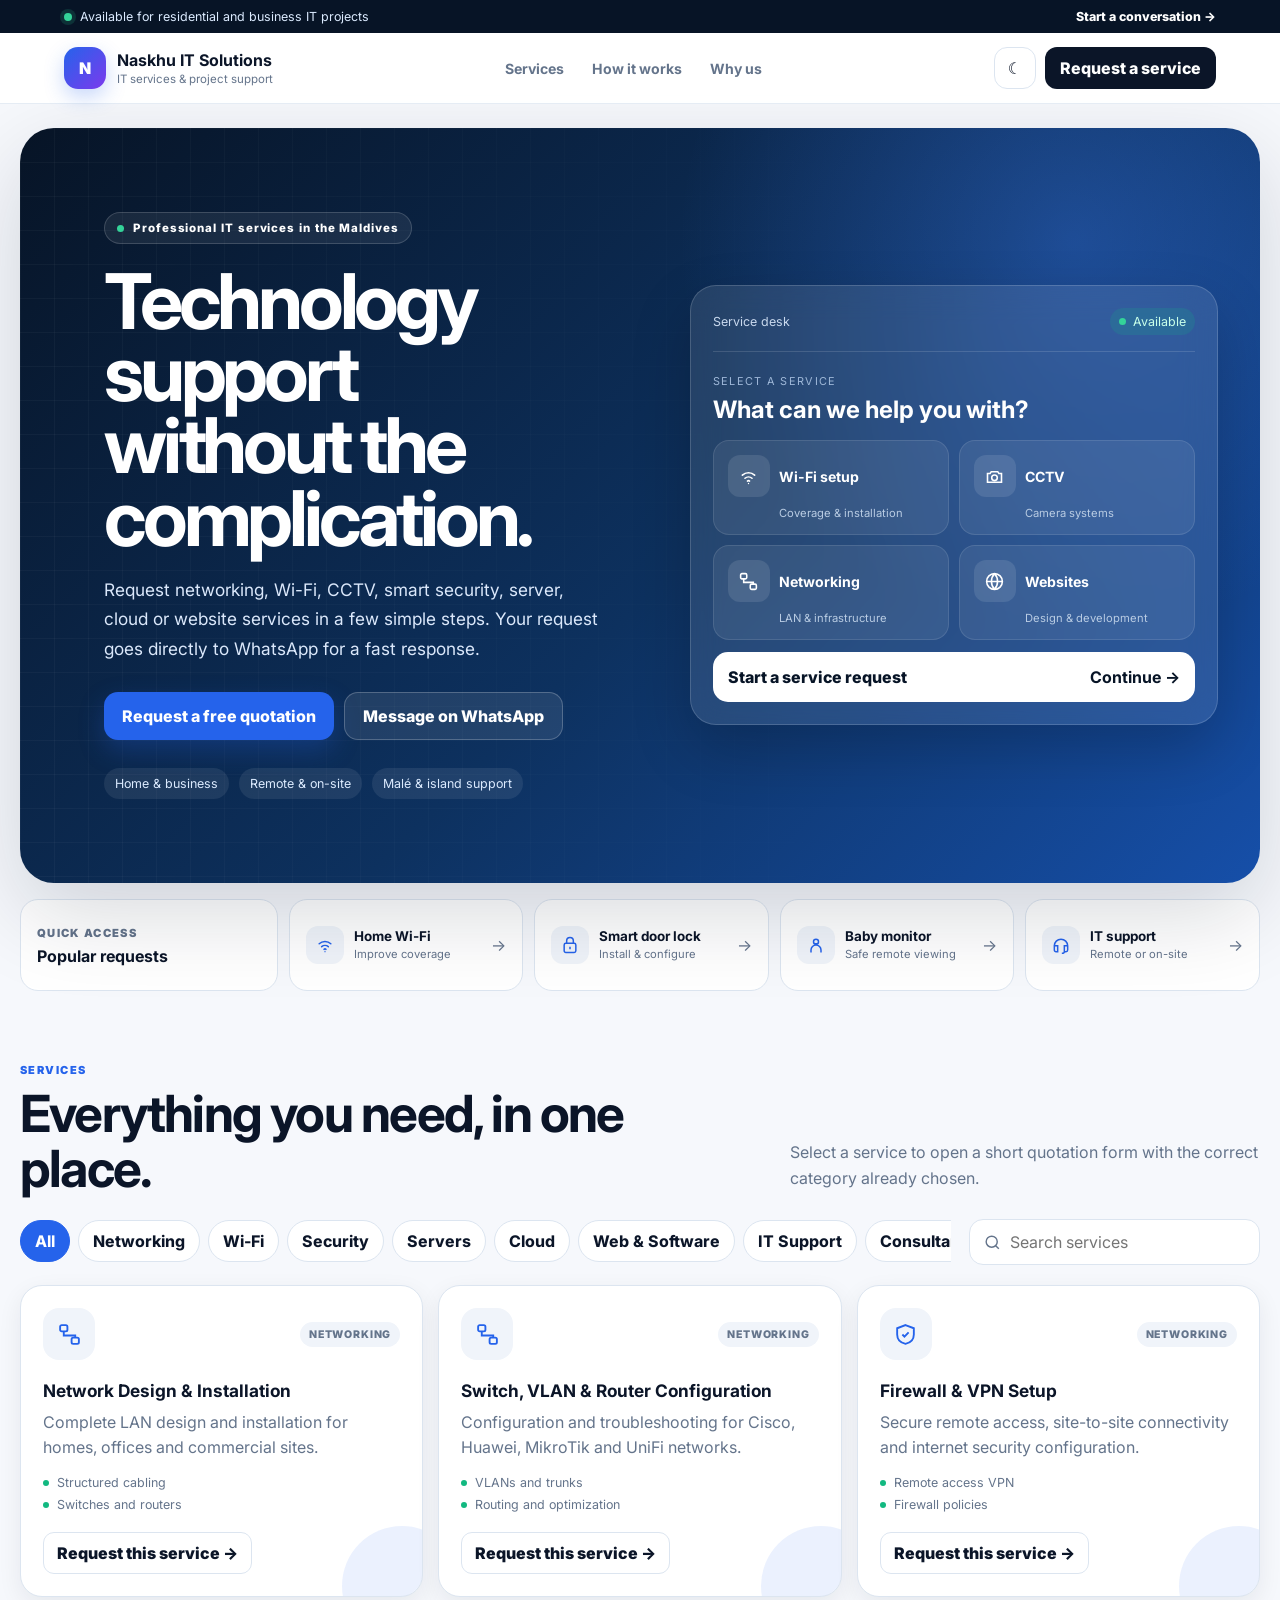
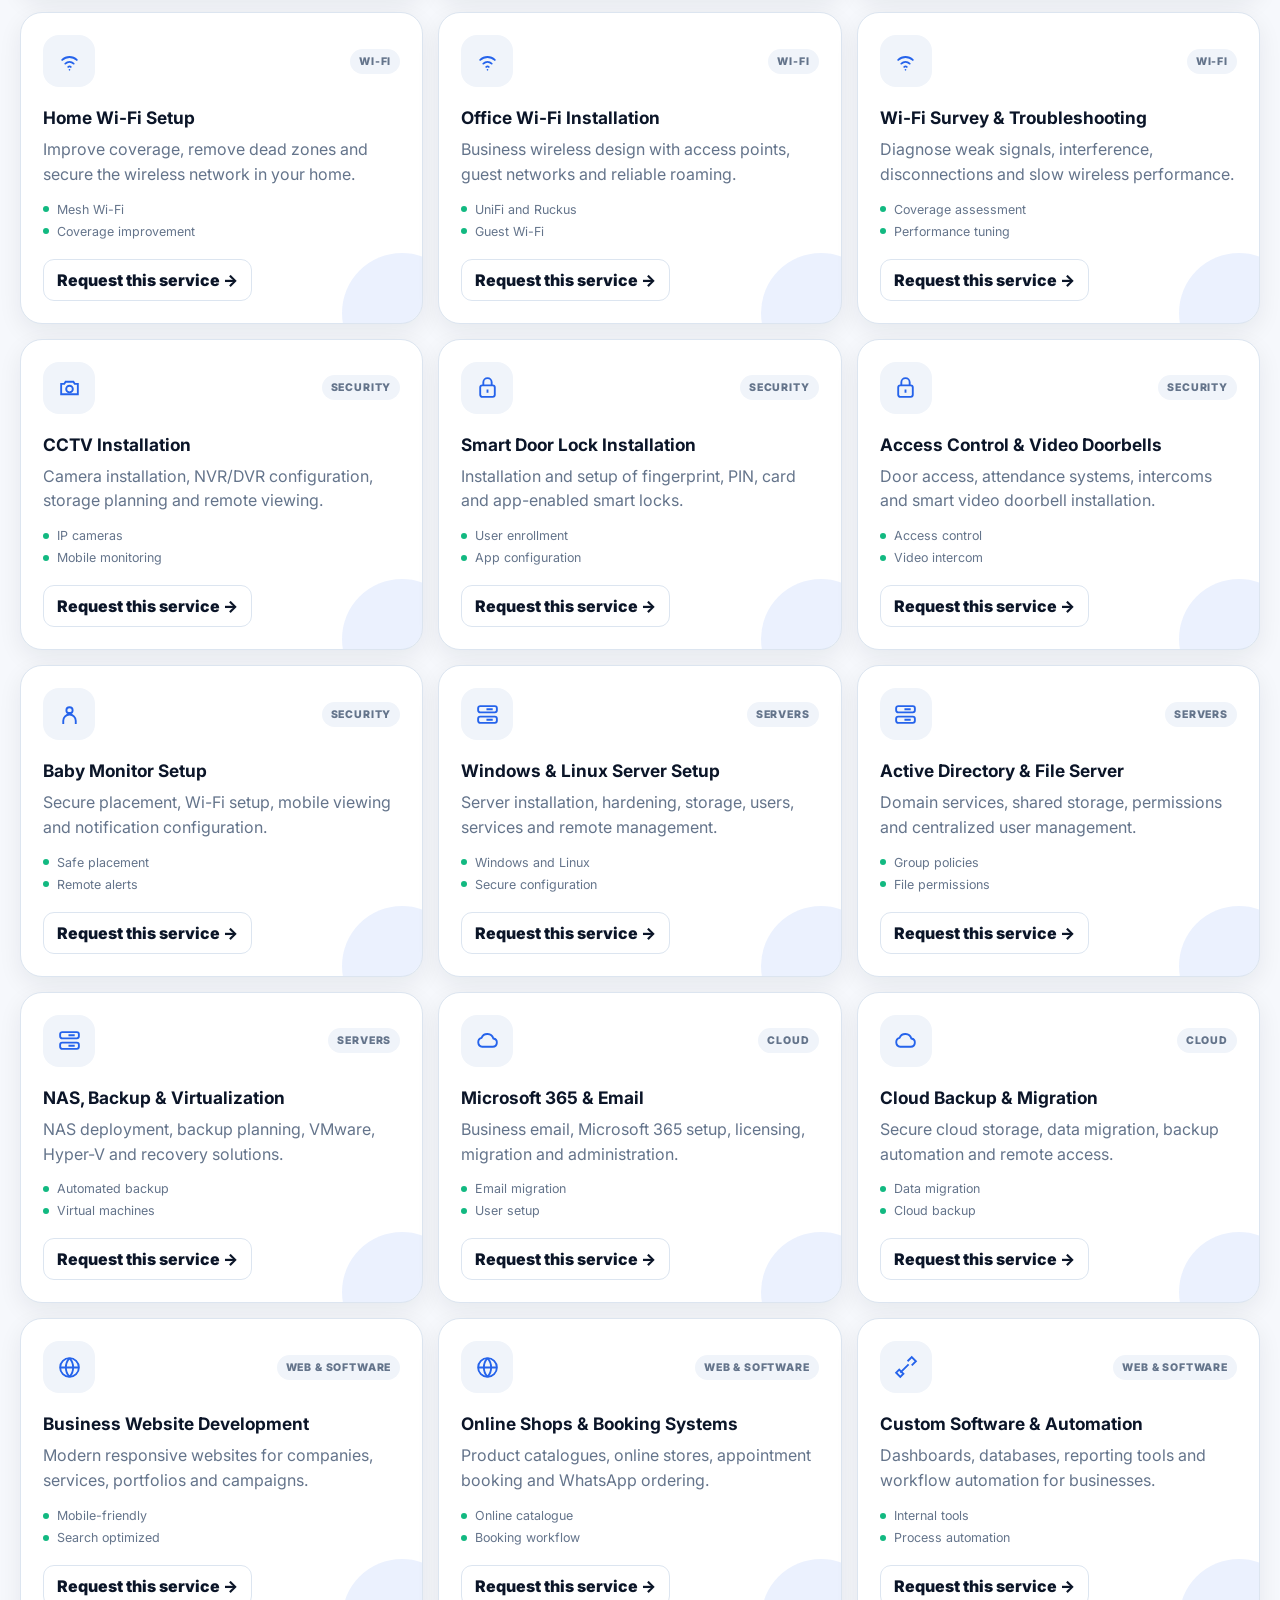
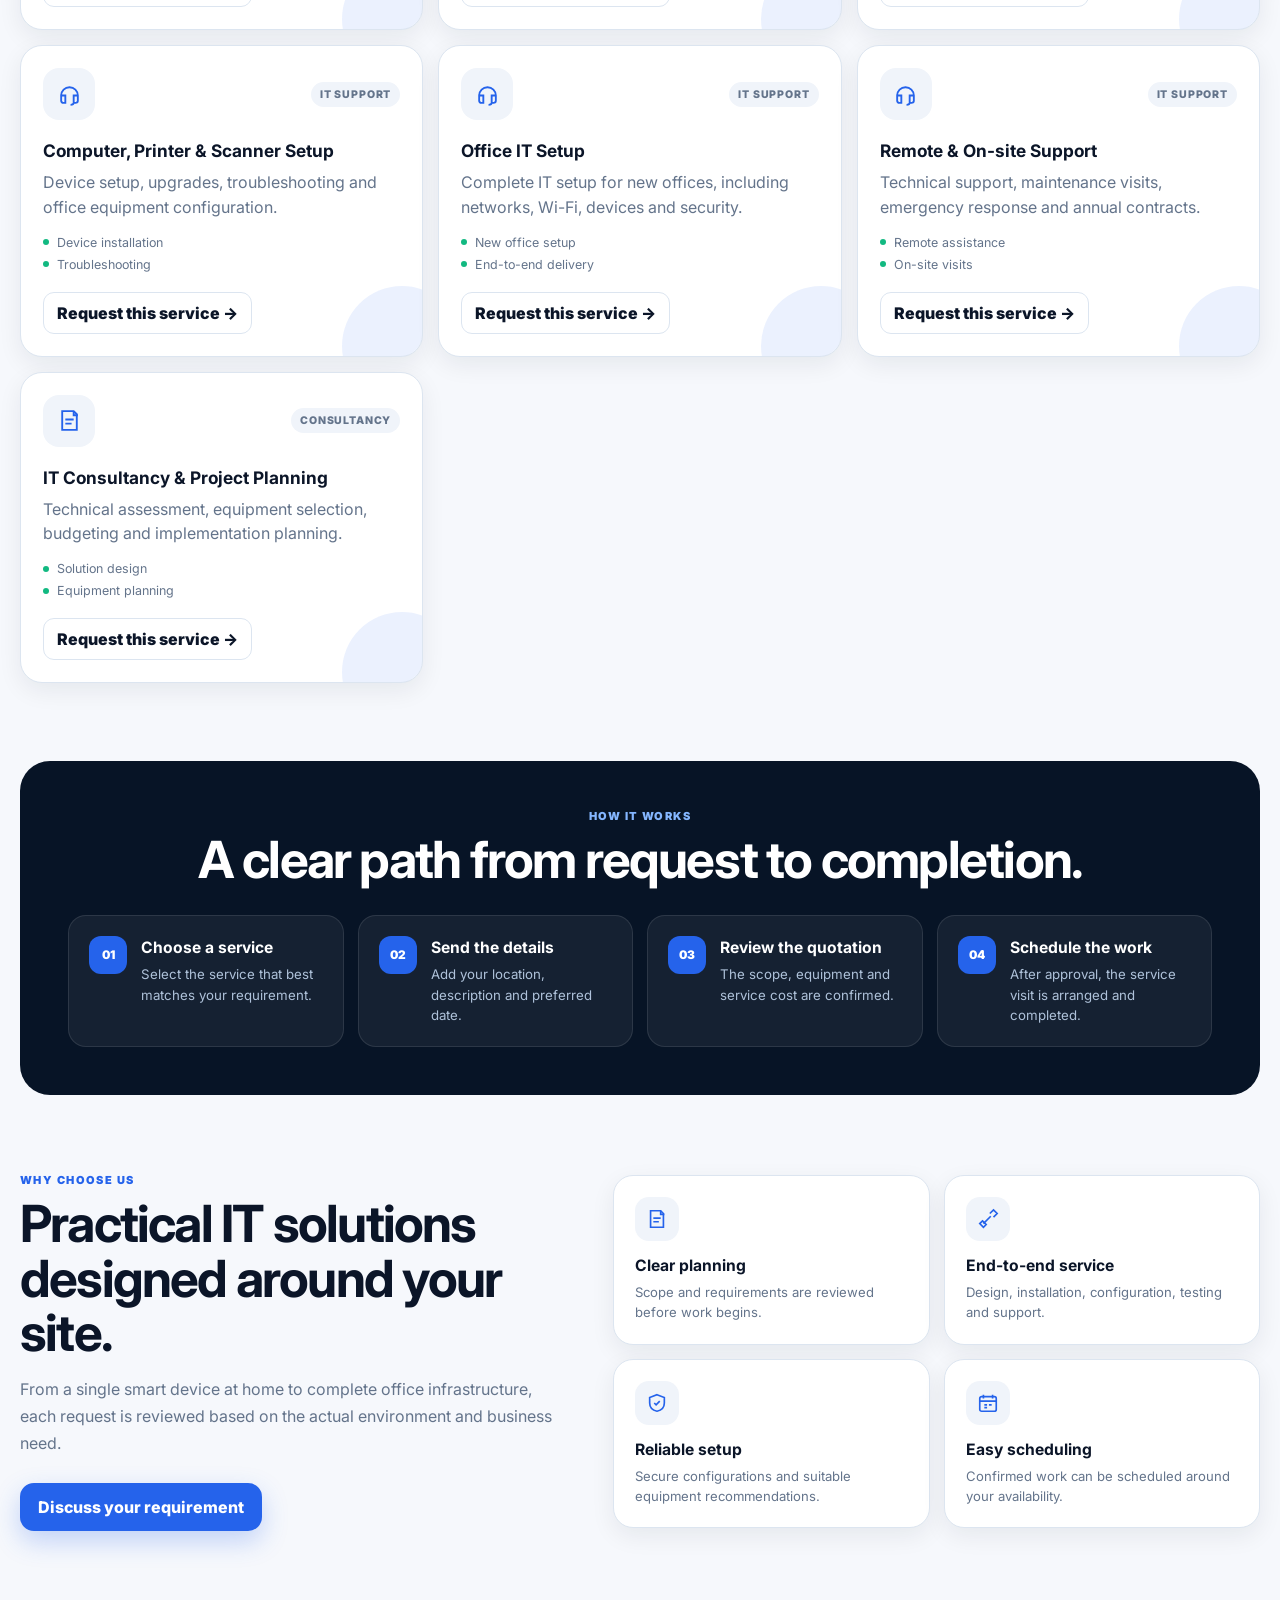
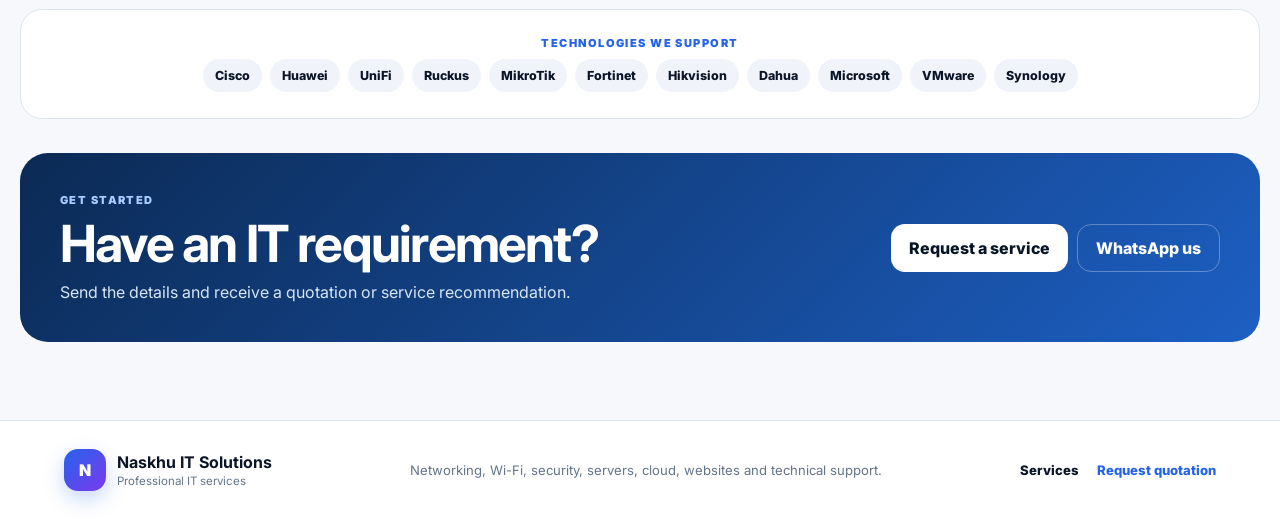
<file: index.html>
<!doctype html>
<html lang="en">
<head>
  <meta charset="utf-8">
  <meta name="viewport" content="width=device-width,initial-scale=1,viewport-fit=cover">
  <meta name="theme-color" content="#071426">
  <meta name="description" content="Professional networking, Wi-Fi, CCTV, smart security, server, cloud and website services in the Maldives.">
  <title>Naskhu IT Solutions — Request IT Services</title>
  <link rel="preconnect" href="https://fonts.googleapis.com">
  <link rel="preconnect" href="https://fonts.gstatic.com" crossorigin>
  <link href="https://fonts.googleapis.com/css2?family=Inter:wght@400;500;600;700;800&display=swap" rel="stylesheet">
  <link rel="stylesheet" href="styles.css">
</head>
<body>
  <div class="announcement">
    <div><span class="status-dot" aria-hidden="true"></span><span>Available for residential and business IT projects</span></div>
    <a data-contact="whatsapp" target="_blank" rel="noopener">Start a conversation <span aria-hidden="true">→</span></a>
  </div>

  <header class="site-header">
    <a class="brand" href="#top" aria-label="Naskhu IT Solutions home">
      <span class="brand-mark">N</span>
      <span><strong>Naskhu IT Solutions</strong><small>IT services &amp; project support</small></span>
    </a>
    <nav aria-label="Main navigation">
      <a href="#services">Services</a>
      <a href="#process">How it works</a>
      <a href="#why-us">Why us</a>
    </nav>
    <div class="header-actions">
      <button id="themeButton" class="icon-button" type="button" aria-label="Toggle dark mode">☾</button>
      <button class="button button-small button-dark" type="button" data-open-quote>Request a service</button>
    </div>
  </header>

  <main id="top">
    <section class="hero">
      <div class="hero-content">
        <span class="hero-label"><span></span> Professional IT services in the Maldives</span>
        <h1>Technology support without the complication.</h1>
        <p>Request networking, Wi-Fi, CCTV, smart security, server, cloud or website services in a few simple steps. Your request goes directly to WhatsApp for a fast response.</p>
        <div class="hero-actions">
          <button class="button button-primary" type="button" data-open-quote>Request a free quotation</button>
          <a class="button button-glass" data-contact="whatsapp" target="_blank" rel="noopener">Message on WhatsApp</a>
        </div>
        <div class="hero-trust">
          <span>Home &amp; business</span>
          <span>Remote &amp; on-site</span>
          <span>Malé &amp; island support</span>
        </div>
      </div>

      <div class="hero-visual" aria-label="Service request preview">
        <div class="visual-toolbar"><span>Service desk</span><span class="live-pill"><i></i> Available</span></div>
        <div class="visual-heading"><small>SELECT A SERVICE</small><strong>What can we help you with?</strong></div>
        <div class="visual-service-grid">
          <button type="button" data-quick-service data-category="Wi-Fi" data-service="Office Wi-Fi Installation"><span data-icon="wifi"></span><b>Wi-Fi setup</b><small>Coverage &amp; installation</small></button>
          <button type="button" data-quick-service data-category="Security" data-service="CCTV Installation"><span data-icon="camera"></span><b>CCTV</b><small>Camera systems</small></button>
          <button type="button" data-quick-service data-category="Networking" data-service="Network Design & Installation"><span data-icon="network"></span><b>Networking</b><small>LAN &amp; infrastructure</small></button>
          <button type="button" data-quick-service data-category="Web & Software" data-service="Business Website Development"><span data-icon="globe"></span><b>Websites</b><small>Design &amp; development</small></button>
        </div>
        <button class="visual-request" type="button" data-open-quote><span>Start a service request</span><b>Continue →</b></button>
      </div>
    </section>

    <section class="quick-access" aria-label="Popular services">
      <div class="quick-title"><small>QUICK ACCESS</small><strong>Popular requests</strong></div>
      <button type="button" data-quick-service data-category="Wi-Fi" data-service="Home Wi-Fi Setup"><span data-icon="wifi"></span><div><b>Home Wi-Fi</b><small>Improve coverage</small></div><i>→</i></button>
      <button type="button" data-quick-service data-category="Security" data-service="Smart Door Lock Installation"><span data-icon="lock"></span><div><b>Smart door lock</b><small>Install &amp; configure</small></div><i>→</i></button>
      <button type="button" data-quick-service data-category="Security" data-service="Baby Monitor Setup"><span data-icon="baby"></span><div><b>Baby monitor</b><small>Safe remote viewing</small></div><i>→</i></button>
      <button type="button" data-quick-service data-category="IT Support" data-service="Remote & On-site Support"><span data-icon="support"></span><div><b>IT support</b><small>Remote or on-site</small></div><i>→</i></button>
    </section>

    <section id="services" class="section services-section">
      <div class="section-heading">
        <div><span class="eyebrow">SERVICES</span><h2>Everything you need, in one place.</h2></div>
        <p>Select a service to open a short quotation form with the correct category already chosen.</p>
      </div>
      <div class="service-tools">
        <div id="categoryChips" class="category-chips" aria-label="Service categories"></div>
        <label class="search-field"><span data-icon="search"></span><input id="searchInput" type="search" placeholder="Search services" aria-label="Search services"></label>
      </div>
      <div id="serviceGrid" class="service-grid"></div>
    </section>

    <section id="process" class="process-section">
      <div class="section-heading centered"><div><span class="eyebrow">HOW IT WORKS</span><h2>A clear path from request to completion.</h2></div></div>
      <div class="process-grid">
        <article><span>01</span><div><h3>Choose a service</h3><p>Select the service that best matches your requirement.</p></div></article>
        <article><span>02</span><div><h3>Send the details</h3><p>Add your location, description and preferred date.</p></div></article>
        <article><span>03</span><div><h3>Review the quotation</h3><p>The scope, equipment and service cost are confirmed.</p></div></article>
        <article><span>04</span><div><h3>Schedule the work</h3><p>After approval, the service visit is arranged and completed.</p></div></article>
      </div>
    </section>

    <section id="why-us" class="why-section">
      <div class="why-copy">
        <span class="eyebrow">WHY CHOOSE US</span>
        <h2>Practical IT solutions designed around your site.</h2>
        <p>From a single smart device at home to complete office infrastructure, each request is reviewed based on the actual environment and business need.</p>
        <button class="button button-primary" type="button" data-open-quote>Discuss your requirement</button>
      </div>
      <div class="why-grid">
        <article><span data-icon="plan"></span><h3>Clear planning</h3><p>Scope and requirements are reviewed before work begins.</p></article>
        <article><span data-icon="tools"></span><h3>End-to-end service</h3><p>Design, installation, configuration, testing and support.</p></article>
        <article><span data-icon="shield"></span><h3>Reliable setup</h3><p>Secure configurations and suitable equipment recommendations.</p></article>
        <article><span data-icon="calendar"></span><h3>Easy scheduling</h3><p>Confirmed work can be scheduled around your availability.</p></article>
      </div>
    </section>

    <section class="brands-section">
      <span class="eyebrow">TECHNOLOGIES WE SUPPORT</span>
      <div><span>Cisco</span><span>Huawei</span><span>UniFi</span><span>Ruckus</span><span>MikroTik</span><span>Fortinet</span><span>Hikvision</span><span>Dahua</span><span>Microsoft</span><span>VMware</span><span>Synology</span></div>
    </section>

    <section class="final-cta">
      <div><span class="eyebrow">GET STARTED</span><h2>Have an IT requirement?</h2><p>Send the details and receive a quotation or service recommendation.</p></div>
      <div><button class="button button-light" type="button" data-open-quote>Request a service</button><a class="button button-outline-light" data-contact="whatsapp" target="_blank" rel="noopener">WhatsApp us</a></div>
    </section>
  </main>

  <footer>
    <a class="brand" href="#top"><span class="brand-mark">N</span><span><strong>Naskhu IT Solutions</strong><small>Professional IT services</small></span></a>
    <p>Networking, Wi-Fi, security, servers, cloud, websites and technical support.</p>
    <div><a href="#services">Services</a><button type="button" data-open-quote>Request quotation</button></div>
  </footer>

  <div class="mobile-dock" aria-label="Quick actions">
    <a href="#services"><span data-icon="grid"></span><small>Services</small></a>
    <button type="button" data-open-quote><span data-icon="file"></span><small>Request</small></button>
    <a data-contact="whatsapp" target="_blank" rel="noopener"><span data-icon="message"></span><small>WhatsApp</small></a>
  </div>

  <aside id="quoteDrawer" class="quote-drawer" aria-hidden="true">
    <button class="drawer-backdrop" type="button" data-close-quote aria-label="Close quotation form"></button>
    <div class="drawer-panel" role="dialog" aria-modal="true" aria-labelledby="quoteTitle">
      <div class="drawer-header">
        <div><span class="eyebrow">SERVICE REQUEST</span><h2 id="quoteTitle">Request a quotation</h2></div>
        <button class="drawer-close" type="button" data-close-quote aria-label="Close">×</button>
      </div>
      <div class="form-steps" aria-hidden="true"><span class="active">1</span><i></i><span>2</span><i></i><span>3</span></div>
      <form id="quoteForm" class="quote-form">
        <section>
          <div class="form-section-title"><span>1</span><div><strong>Your details</strong><small>How we can contact you</small></div></div>
          <div class="form-row"><label>Full name *<input id="customerName" required autocomplete="name" placeholder="Your name"></label><label>Phone *<input id="customerPhone" required type="tel" inputmode="tel" autocomplete="tel" placeholder="7XXXXXX"></label></div>
          <div class="form-row"><label>Company<input id="company" placeholder="Optional"></label><label>Email<input id="email" type="email" autocomplete="email" placeholder="Optional"></label></div>
          <label>Location / Island *<input id="location" required placeholder="Malé, Hulhumalé, island..."></label>
        </section>
        <section>
          <div class="form-section-title"><span>2</span><div><strong>Select the service</strong><small>Choose the closest match</small></div></div>
          <div class="form-row"><label>Category *<select id="serviceCategory" required></select></label><label>Service *<select id="specificService" required></select></label></div>
          <div class="form-row"><label>Preferred date<input id="preferredDate" type="date"></label><label>Priority<select id="priority"><option>Normal</option><option>Urgent</option><option>Emergency</option></select></label></div>
        </section>
        <section>
          <div class="form-section-title"><span>3</span><div><strong>Describe the work</strong><small>More detail helps us quote accurately</small></div></div>
          <label>Requirement *<textarea id="projectDescription" rows="5" required placeholder="Describe the issue, site, number of rooms or devices, and the expected result..."></textarea></label>
          <label>Estimated budget<input id="budget" placeholder="Optional"></label>
          <label class="check-field"><input id="saveCopy" type="checkbox" checked><span>Save a copy of this request on this device</span></label>
        </section>
        <button class="submit-button" type="submit"><span>Continue to WhatsApp</span><b>→</b></button>
        <p class="form-note">The request opens in WhatsApp with a reference number. Attach any photos or documents there before sending.</p>
      </form>
    </div>
  </aside>

  <div id="toast" class="toast" role="status" aria-live="polite"></div>
  <script src="app.js"></script>
</body>
</html>
</file>
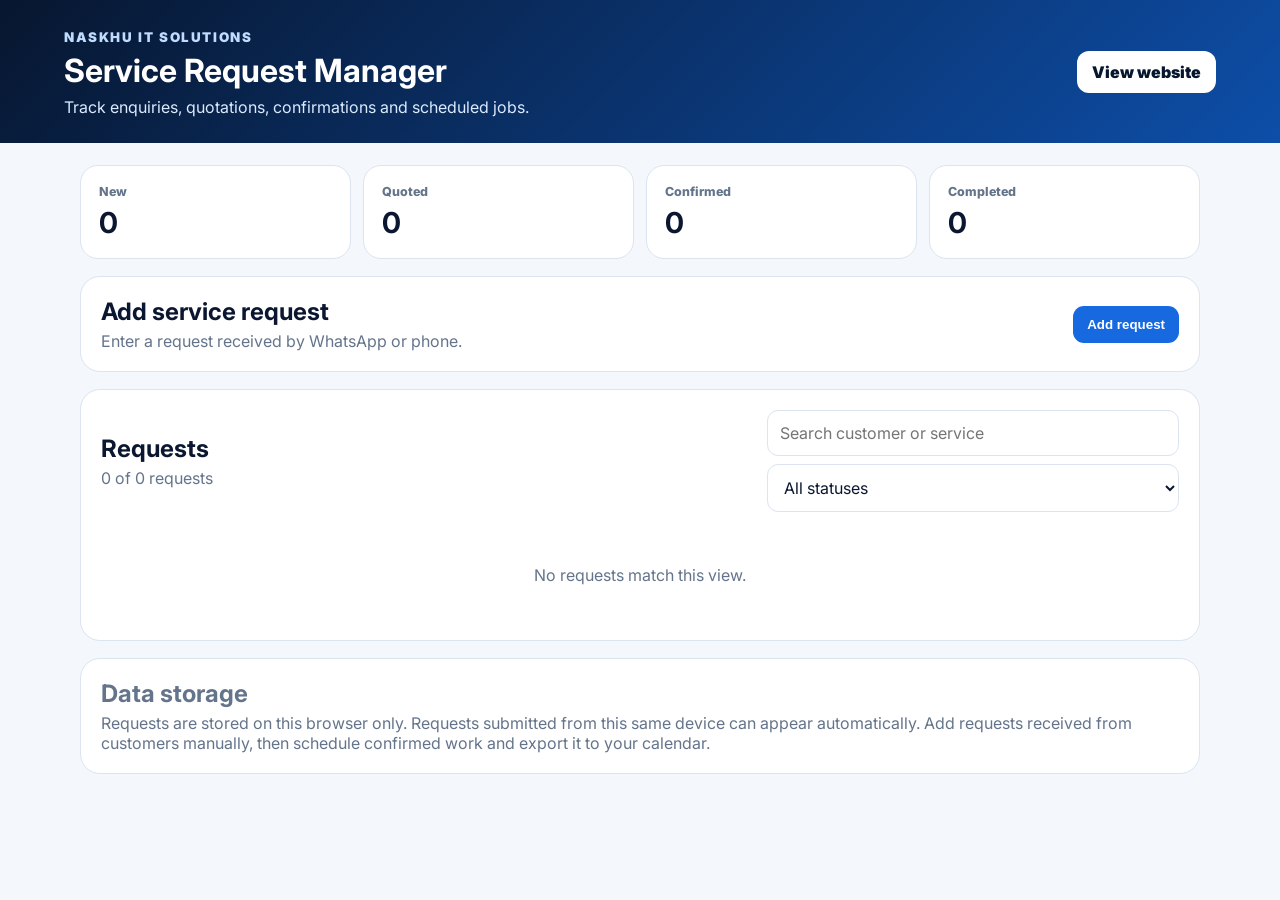
<file: admin.html>
<!doctype html><html lang="en"><head><meta charset="utf-8"><meta name="viewport" content="width=device-width,initial-scale=1,viewport-fit=cover"><title>Service Request Manager</title><link rel="preconnect" href="https://fonts.googleapis.com"><link rel="preconnect" href="https://fonts.gstatic.com" crossorigin><link href="https://fonts.googleapis.com/css2?family=Inter:wght@400;500;600;700;800;900&display=swap" rel="stylesheet"><link rel="stylesheet" href="admin.css"></head><body><header><div><small>NASKHU IT SOLUTIONS</small><h1>Service Request Manager</h1><p>Track enquiries, quotations, confirmations and scheduled jobs.</p></div><a href="index.html">View website</a></header><main><section class="summary"><article><span>New</span><strong id="newCount">0</strong></article><article><span>Quoted</span><strong id="quotedCount">0</strong></article><article><span>Confirmed</span><strong id="confirmedCount">0</strong></article><article><span>Completed</span><strong id="completedCount">0</strong></article></section><section class="panel"><div class="panel-head"><div><h2>Add service request</h2><p>Enter a request received by WhatsApp or phone.</p></div><button id="toggleForm" type="button">Add request</button></div><form id="requestForm" class="hidden"><input id="editId" type="hidden"><div class="grid"><label>Customer name<input id="name" required></label><label>Phone<input id="phone" required></label></div><div class="grid"><label>Service<input id="service" required></label><label>Location<input id="location" required></label></div><label>Description<textarea id="description" rows="3"></textarea></label><div class="grid"><label>Status<select id="status"><option>New</option><option>Quoted</option><option>Confirmed</option><option>Scheduled</option><option>Completed</option><option>Cancelled</option></select></label><label>Priority<select id="priority"><option>Normal</option><option>Urgent</option><option>Emergency</option></select></label></div><div class="grid"><label>Scheduled date & time<input id="scheduledAt" type="datetime-local"></label><label>Quotation amount<input id="amount" placeholder="Optional"></label></div><label>Internal notes<textarea id="notes" rows="3"></textarea></label><div class="actions"><button type="submit">Save request</button><button id="cancelEdit" class="secondary" type="button">Cancel</button></div></form></section><section class="panel"><div class="toolbar"><div><h2>Requests</h2><p id="requestCount"></p></div><div class="filters"><input id="search" placeholder="Search customer or service"><select id="filterStatus"><option value="All">All statuses</option><option>New</option><option>Quoted</option><option>Confirmed</option><option>Scheduled</option><option>Completed</option><option>Cancelled</option></select></div></div><div id="requestList" class="request-list"></div></section><section class="panel note"><h2>Data storage</h2><p>Requests are stored on this browser only. Requests submitted from this same device can appear automatically. Add requests received from customers manually, then schedule confirmed work and export it to your calendar.</p></section></main><script src="admin.js"></script></body></html>
</file>
<file: styles.css>
:root{--bg:#f6f8fc;--surface:#fff;--surface-soft:#f0f4fa;--surface-dark:#071426;--text:#0b1528;--muted:#64748b;--line:#dce5f0;--primary:#2563eb;--primary-dark:#1749b0;--accent:#12b981;--shadow-sm:0 8px 24px rgba(15,23,42,.07);--shadow-lg:0 30px 90px rgba(8,20,38,.16);--radius:22px}*{box-sizing:border-box}html{scroll-behavior:smooth}body{margin:0;font-family:Inter,system-ui,-apple-system,BlinkMacSystemFont,"Segoe UI",sans-serif;background:var(--bg);color:var(--text);transition:background .2s,color .2s}body.dark{--bg:#07101d;--surface:#0d1a2c;--surface-soft:#132238;--text:#f5f8fd;--muted:#9eb0c7;--line:#233650;--shadow-sm:0 8px 24px rgba(0,0,0,.22);--shadow-lg:0 30px 90px rgba(0,0,0,.4)}body.drawer-open{overflow:hidden}a{color:inherit;text-decoration:none}button,input,select,textarea{font:inherit}button{cursor:pointer}h1,h2,h3,p{margin-top:0}.announcement{display:flex;align-items:center;justify-content:space-between;gap:18px;padding:9px clamp(16px,5vw,72px);background:#071426;color:#dbeafe;font-size:.78rem}.announcement>div{display:flex;align-items:center;gap:8px}.announcement a{font-weight:800;color:#fff}.status-dot{width:8px;height:8px;border-radius:50%;background:#34d399;box-shadow:0 0 0 4px rgba(52,211,153,.15)}.site-header{position:sticky;top:0;z-index:40;display:flex;align-items:center;justify-content:space-between;gap:28px;padding:14px clamp(16px,5vw,72px);border-bottom:1px solid color-mix(in srgb,var(--line) 72%,transparent);background:color-mix(in srgb,var(--surface) 92%,transparent);backdrop-filter:blur(18px)}.brand{display:flex;align-items:center;gap:11px}.brand-mark{display:grid;place-items:center;width:42px;height:42px;border-radius:14px;background:linear-gradient(135deg,#2563eb,#7c3aed);color:#fff;font-weight:900;box-shadow:0 8px 20px rgba(37,99,235,.25)}.brand strong,.brand small{display:block}.brand small{margin-top:2px;color:var(--muted);font-size:.72rem}.site-header nav{display:flex;gap:28px;font-size:.88rem;font-weight:700}.site-header nav a{color:var(--muted)}.site-header nav a:hover{color:var(--primary)}.header-actions{display:flex;align-items:center;gap:9px}.icon-button{display:grid;place-items:center;width:42px;height:42px;border:1px solid var(--line);border-radius:13px;background:var(--surface);color:var(--text)}.button{display:inline-flex;align-items:center;justify-content:center;gap:8px;min-height:48px;padding:0 18px;border:0;border-radius:14px;font-weight:800;transition:transform .18s,box-shadow .18s,background .18s}.button:hover{transform:translateY(-1px)}.button-small{min-height:42px;padding:0 15px;border-radius:12px}.button-dark{background:var(--text);color:var(--surface)}.button-primary{background:var(--primary);color:#fff;box-shadow:0 10px 26px rgba(37,99,235,.26)}.button-primary:hover{background:var(--primary-dark)}.button-glass{border:1px solid rgba(255,255,255,.22);background:rgba(255,255,255,.09);color:#fff}.button-light{background:#fff;color:#071426}.button-outline-light{border:1px solid rgba(255,255,255,.3);color:#fff;background:transparent}main{width:min(1240px,calc(100% - 30px));margin:24px auto 78px}.hero{position:relative;display:grid;grid-template-columns:1.08fr .92fr;min-height:590px;overflow:hidden;border-radius:34px;background:radial-gradient(circle at 85% 15%,rgba(65,130,255,.32),transparent 32%),linear-gradient(135deg,#071426,#0d315f 55%,#164fa9);color:#fff;box-shadow:var(--shadow-lg)}.hero:before{content:"";position:absolute;inset:0;background-image:linear-gradient(rgba(255,255,255,.035) 1px,transparent 1px),linear-gradient(90deg,rgba(255,255,255,.035) 1px,transparent 1px);background-size:34px 34px;mask-image:linear-gradient(90deg,#000,transparent 75%)}.hero-content,.hero-visual{position:relative;z-index:1}.hero-content{align-self:center;padding:clamp(38px,7vw,84px)}.hero-label{display:inline-flex;align-items:center;gap:9px;margin-bottom:22px;padding:8px 12px;border:1px solid rgba(255,255,255,.16);border-radius:999px;background:rgba(255,255,255,.07);font-size:.72rem;font-weight:800;letter-spacing:.08em}.hero-label span{width:7px;height:7px;border-radius:50%;background:#34d399}.hero h1{max-width:730px;margin-bottom:20px;font-size:clamp(2.8rem,6vw,5.9rem);line-height:.94;letter-spacing:-.055em}.hero p{max-width:680px;margin-bottom:0;color:#dbe8fb;font-size:1.08rem;line-height:1.72}.hero-actions{display:flex;flex-wrap:wrap;gap:10px;margin-top:28px}.hero-trust{display:flex;flex-wrap:wrap;gap:10px;margin-top:28px}.hero-trust span{padding:8px 11px;border-radius:999px;background:rgba(255,255,255,.08);color:#dbeafe;font-size:.78rem}.hero-visual{align-self:center;margin:40px 42px 40px 0;padding:22px;border:1px solid rgba(255,255,255,.16);border-radius:26px;background:rgba(255,255,255,.1);backdrop-filter:blur(16px);box-shadow:0 24px 60px rgba(0,0,0,.2)}.visual-toolbar{display:flex;justify-content:space-between;align-items:center;padding-bottom:16px;border-bottom:1px solid rgba(255,255,255,.13);color:#c9d9ee;font-size:.78rem}.live-pill{display:inline-flex;align-items:center;gap:7px;padding:6px 9px;border-radius:999px;background:rgba(16,185,129,.16);color:#c8ffe9}.live-pill i{width:7px;height:7px;border-radius:50%;background:#34d399}.visual-heading{padding:22px 0 16px}.visual-heading small,.visual-heading strong{display:block}.visual-heading small{margin-bottom:7px;color:#9fb8d8;font-size:.68rem;letter-spacing:.12em}.visual-heading strong{font-size:1.5rem}.visual-service-grid{display:grid;grid-template-columns:1fr 1fr;gap:10px}.visual-service-grid button{display:grid;grid-template-columns:42px 1fr;gap:9px;align-items:center;padding:14px;border:1px solid rgba(255,255,255,.11);border-radius:16px;background:rgba(255,255,255,.07);color:#fff;text-align:left}.visual-service-grid button:hover{background:rgba(255,255,255,.12)}.visual-service-grid button>span{display:grid;place-items:center;width:42px;height:42px;border-radius:12px;background:rgba(255,255,255,.1)}.visual-service-grid svg{width:21px;height:21px}.visual-service-grid b,.visual-service-grid small{display:block}.visual-service-grid b{font-size:.88rem}.visual-service-grid small{grid-column:2;color:#b9cce3;font-size:.7rem}.visual-request{display:flex;align-items:center;justify-content:space-between;width:100%;margin-top:12px;padding:15px;border:0;border-radius:15px;background:#fff;color:#071426;font-weight:800}.quick-access{display:grid;grid-template-columns:1.1fr repeat(4,1fr);gap:11px;margin:16px 0 72px}.quick-title,.quick-access>button{min-height:92px;padding:16px;border:1px solid var(--line);border-radius:18px;background:var(--surface)}.quick-title{display:flex;flex-direction:column;justify-content:center}.quick-title small{color:var(--primary);font-size:.66rem;font-weight:900;letter-spacing:.12em}.quick-title strong{margin-top:6px}.quick-access>button{display:grid;grid-template-columns:38px 1fr auto;align-items:center;gap:10px;color:var(--text);text-align:left}.quick-access>button:hover{border-color:#a9c4ef;box-shadow:var(--shadow-sm)}.quick-access>button>span{display:grid;place-items:center;width:38px;height:38px;border-radius:12px;background:var(--surface-soft);color:var(--primary)}.quick-access svg{width:20px;height:20px}.quick-access b,.quick-access small{display:block}.quick-access b{font-size:.84rem}.quick-access small{margin-top:3px;color:var(--muted);font-size:.7rem}.quick-access i{font-style:normal;color:var(--muted)}.section{scroll-margin-top:95px}.section-heading{display:flex;align-items:end;justify-content:space-between;gap:30px;margin-bottom:24px}.section-heading.centered{justify-content:center;text-align:center}.eyebrow{display:block;margin-bottom:9px;color:var(--primary);font-size:.69rem;font-weight:900;letter-spacing:.13em}.section-heading h2,.why-copy h2,.final-cta h2{margin-bottom:0;font-size:clamp(2rem,4vw,3.4rem);line-height:1.07;letter-spacing:-.035em}.section-heading>p{max-width:470px;margin-bottom:4px;color:var(--muted);line-height:1.65}.service-tools{display:flex;align-items:center;justify-content:space-between;gap:18px;margin-bottom:20px}.category-chips{display:flex;gap:8px;overflow-x:auto;padding-bottom:3px;scrollbar-width:none}.category-chips::-webkit-scrollbar{display:none}.category-chip{flex:0 0 auto;padding:10px 14px;border:1px solid var(--line);border-radius:999px;background:var(--surface);color:var(--text);font-weight:750}.category-chip.active{border-color:var(--primary);background:var(--primary);color:#fff}.search-field{display:flex;align-items:center;gap:8px;min-width:270px;padding:0 13px;border:1px solid var(--line);border-radius:14px;background:var(--surface)}.search-field span{display:grid;color:var(--muted)}.search-field svg{width:19px;height:19px}.search-field input{width:100%;padding:12px 0;border:0;outline:0;background:transparent;color:var(--text)}.service-grid{display:grid;grid-template-columns:repeat(3,minmax(0,1fr));gap:15px}.service-card{position:relative;display:flex;flex-direction:column;min-height:310px;padding:22px;border:1px solid var(--line);border-radius:22px;background:var(--surface);box-shadow:var(--shadow-sm);overflow:hidden;transition:transform .2s,box-shadow .2s,border-color .2s}.service-card:after{content:"";position:absolute;right:-40px;bottom:-50px;width:120px;height:120px;border-radius:50%;background:color-mix(in srgb,var(--primary) 9%,transparent)}.service-card:hover{transform:translateY(-4px);border-color:#aac4ed;box-shadow:0 20px 45px rgba(15,23,42,.11)}.service-card-top{display:flex;align-items:center;justify-content:space-between}.service-icon{display:grid;place-items:center;width:52px;height:52px;border-radius:16px;background:var(--surface-soft);color:var(--primary)}.service-icon svg{width:25px;height:25px}.service-category{padding:6px 9px;border-radius:999px;background:var(--surface-soft);color:var(--muted);font-size:.66rem;font-weight:850;text-transform:uppercase;letter-spacing:.08em}.service-card h3{margin:20px 0 9px;font-size:1.08rem}.service-card p{margin-bottom:15px;color:var(--muted);line-height:1.55}.service-highlights{display:grid;gap:7px;margin:0 0 20px;padding:0;list-style:none}.service-highlights li{display:flex;align-items:center;gap:8px;color:var(--muted);font-size:.78rem}.service-highlights li:before{content:"";width:6px;height:6px;border-radius:50%;background:var(--accent)}.quote-service-button{position:relative;z-index:1;align-self:flex-start;margin-top:auto;padding:10px 13px;border:1px solid var(--line);border-radius:11px;background:var(--surface);color:var(--text);font-weight:850}.quote-service-button:hover{border-color:var(--primary);color:var(--primary)}.empty-state{grid-column:1/-1;padding:60px 20px;text-align:center;border:1px dashed var(--line);border-radius:22px;background:var(--surface);color:var(--muted)}.process-section{margin:78px 0;padding:48px;border-radius:30px;background:var(--surface-dark);color:#fff}.process-section .eyebrow{color:#84b6ff}.process-grid{display:grid;grid-template-columns:repeat(4,1fr);gap:14px;margin-top:28px}.process-grid article{display:grid;grid-template-columns:auto 1fr;gap:14px;padding:20px;border:1px solid rgba(255,255,255,.1);border-radius:18px;background:rgba(255,255,255,.06)}.process-grid article>span{display:grid;place-items:center;width:38px;height:38px;border-radius:12px;background:#2563eb;font-size:.74rem;font-weight:900}.process-grid h3{margin:2px 0 7px;font-size:.98rem}.process-grid p{margin:0;color:#afc2da;font-size:.83rem;line-height:1.55}.why-section{display:grid;grid-template-columns:.92fr 1.08fr;gap:42px;align-items:center;margin:78px 0}.why-copy p{max-width:560px;margin:16px 0 25px;color:var(--muted);line-height:1.7}.why-grid{display:grid;grid-template-columns:1fr 1fr;gap:14px}.why-grid article{padding:21px;border:1px solid var(--line);border-radius:20px;background:var(--surface);box-shadow:var(--shadow-sm)}.why-grid article>span{display:grid;place-items:center;width:44px;height:44px;border-radius:14px;background:var(--surface-soft);color:var(--primary)}.why-grid svg{width:22px;height:22px}.why-grid h3{margin:15px 0 7px;font-size:.98rem}.why-grid p{margin:0;color:var(--muted);font-size:.82rem;line-height:1.55}.brands-section{padding:26px;border:1px solid var(--line);border-radius:22px;background:var(--surface);text-align:center}.brands-section>div{display:flex;flex-wrap:wrap;justify-content:center;gap:8px}.brands-section>div span{padding:9px 12px;border-radius:999px;background:var(--surface-soft);font-size:.78rem;font-weight:800}.final-cta{display:flex;align-items:center;justify-content:space-between;gap:34px;margin-top:34px;padding:40px;border-radius:28px;background:linear-gradient(135deg,#0b2a54,#1d5fc3);color:#fff}.final-cta .eyebrow{color:#a8cbff}.final-cta p{margin:12px 0 0;color:#d7e6f8}.final-cta>div:last-child{display:flex;flex-wrap:wrap;gap:9px}footer{display:grid;grid-template-columns:auto 1fr auto;align-items:center;gap:30px;padding:28px clamp(18px,5vw,72px);border-top:1px solid var(--line);background:var(--surface)}footer>p{margin:0;color:var(--muted);font-size:.82rem;text-align:center}footer>div:last-child{display:flex;align-items:center;gap:18px;font-size:.82rem;font-weight:800}footer button{padding:0;border:0;background:none;color:var(--primary);font-weight:800}.mobile-dock{display:none}.quote-drawer{position:fixed;inset:0;z-index:100;visibility:hidden;pointer-events:none}.quote-drawer.open{visibility:visible;pointer-events:auto}.drawer-backdrop{position:absolute;inset:0;border:0;background:rgba(4,12,24,.66);opacity:0;transition:opacity .24s}.quote-drawer.open .drawer-backdrop{opacity:1}.drawer-panel{position:absolute;top:0;right:0;width:min(610px,100%);height:100%;overflow:auto;padding:24px;background:var(--surface);transform:translateX(100%);transition:transform .28s ease;box-shadow:-30px 0 80px rgba(0,0,0,.25)}.quote-drawer.open .drawer-panel{transform:translateX(0)}.drawer-header{display:flex;align-items:flex-start;justify-content:space-between;gap:20px;padding-bottom:18px;border-bottom:1px solid var(--line)}.drawer-header h2{margin:0;font-size:1.8rem}.drawer-close{display:grid;place-items:center;width:42px;height:42px;border:1px solid var(--line);border-radius:50%;background:var(--surface);color:var(--text);font-size:1.6rem}.form-steps{display:flex;align-items:center;justify-content:center;margin:19px 0}.form-steps span{display:grid;place-items:center;width:28px;height:28px;border-radius:50%;background:var(--surface-soft);color:var(--muted);font-size:.72rem;font-weight:900}.form-steps span.active{background:var(--primary);color:#fff}.form-steps i{width:54px;height:1px;background:var(--line)}.quote-form{display:grid;gap:16px}.quote-form section{display:grid;gap:12px;padding:17px;border:1px solid var(--line);border-radius:18px;background:var(--surface)}.form-section-title{display:flex;align-items:center;gap:11px}.form-section-title>span{display:grid;place-items:center;width:32px;height:32px;border-radius:10px;background:var(--surface-soft);color:var(--primary);font-size:.75rem;font-weight:900}.form-section-title strong,.form-section-title small{display:block}.form-section-title small{margin-top:2px;color:var(--muted);font-size:.72rem}.form-row{display:grid;grid-template-columns:1fr 1fr;gap:10px}.quote-form label{display:grid;gap:6px;color:var(--text);font-size:.78rem;font-weight:800}.quote-form input,.quote-form select,.quote-form textarea{width:100%;padding:12px 13px;border:1px solid var(--line);border-radius:11px;background:var(--surface);color:var(--text);outline:0}.quote-form input:focus,.quote-form select:focus,.quote-form textarea:focus{border-color:#72a6f5;box-shadow:0 0 0 3px rgba(37,99,235,.12)}.quote-form textarea{resize:vertical}.check-field{grid-template-columns:auto 1fr!important;align-items:center;font-weight:600!important;color:var(--muted)!important}.check-field input{width:auto}.submit-button{display:flex;align-items:center;justify-content:space-between;width:100%;padding:15px 17px;border:0;border-radius:14px;background:var(--accent);color:#fff;font-weight:900}.form-note{margin:0;color:var(--muted);text-align:center;font-size:.74rem;line-height:1.5}.toast{position:fixed;left:50%;bottom:24px;z-index:120;transform:translate(-50%,20px);padding:12px 16px;border-radius:12px;background:#071426;color:#fff;opacity:0;pointer-events:none;transition:.2s}.toast.show{opacity:1;transform:translate(-50%,0)}@media(max-width:1020px){.site-header nav{display:none}.hero{grid-template-columns:1fr}.hero-visual{margin:0 30px 34px}.quick-access{grid-template-columns:repeat(2,1fr)}.quick-title{grid-column:1/-1}.service-grid{grid-template-columns:repeat(2,1fr)}.process-grid{grid-template-columns:repeat(2,1fr)}.why-section{grid-template-columns:1fr}.final-cta{align-items:flex-start;flex-direction:column}footer{grid-template-columns:1fr auto}footer>p{display:none}}@media(max-width:680px){body{padding-bottom:70px}.announcement{justify-content:center}.announcement a{display:none}.site-header{padding:10px 12px}.brand small,.button-small{display:none}.brand-mark{width:39px;height:39px}main{width:min(100% - 18px,1240px);margin-top:9px}.hero{min-height:auto;border-radius:24px}.hero-content{padding:34px 23px}.hero h1{font-size:3.15rem}.hero p{font-size:.98rem}.hero-actions{display:grid}.hero-actions .button{width:100%}.hero-visual{margin:0 14px 14px;padding:16px}.visual-service-grid{grid-template-columns:1fr}.quick-access{grid-template-columns:1fr;margin-bottom:55px}.quick-title{grid-column:auto}.section-heading{align-items:flex-start;flex-direction:column;gap:8px}.service-tools{align-items:stretch;flex-direction:column}.search-field{min-width:0}.service-grid,.process-grid,.why-grid{grid-template-columns:1fr}.process-section{padding:30px 17px}.why-section{gap:26px}.brands-section{padding:21px 14px}.final-cta{padding:28px 22px}footer{grid-template-columns:1fr;padding-bottom:88px}footer>div:last-child{display:none}.mobile-dock{position:fixed;left:10px;right:10px;bottom:9px;z-index:70;display:grid;grid-template-columns:repeat(3,1fr);padding:6px;border:1px solid var(--line);border-radius:18px;background:color-mix(in srgb,var(--surface) 94%,transparent);backdrop-filter:blur(16px);box-shadow:0 12px 40px rgba(15,23,42,.18)}.mobile-dock a,.mobile-dock button{display:grid;justify-items:center;gap:3px;padding:8px;border:0;border-radius:12px;background:transparent;color:var(--muted)}.mobile-dock button{background:var(--primary);color:#fff}.mobile-dock span{display:grid}.mobile-dock svg{width:20px;height:20px}.mobile-dock small{font-size:.68rem;font-weight:800}.drawer-panel{padding:18px 14px}.form-row{grid-template-columns:1fr}.quote-form section{padding:14px}.form-steps i{width:38px}}
</file>
<file: admin.css>
:root{--bg:#f4f7fb;--card:#fff;--text:#0b1730;--muted:#64748b;--line:#dbe4ef;--blue:#1769e0;--green:#16a34a;--amber:#d97706;--red:#dc2626}*{box-sizing:border-box}body{margin:0;font-family:Inter,system-ui,sans-serif;background:var(--bg);color:var(--text)}header{display:flex;align-items:center;justify-content:space-between;gap:20px;padding:26px clamp(16px,5vw,64px);background:linear-gradient(135deg,#07162f,#0d4ea8);color:#fff}header small{font-weight:900;letter-spacing:.12em;color:#bfdbfe}header h1{margin:5px 0 7px}header p{margin:0;color:#dbeafe}header a{padding:11px 15px;border-radius:12px;background:#fff;color:#07162f;text-decoration:none;font-weight:900}main{width:min(1120px,calc(100% - 24px));margin:22px auto 60px;display:grid;gap:17px}.summary{display:grid;grid-template-columns:repeat(4,1fr);gap:12px}.summary article{padding:18px;border:1px solid var(--line);border-radius:18px;background:var(--card)}.summary span,.summary strong{display:block}.summary span{color:var(--muted);font-size:.78rem;font-weight:800}.summary strong{margin-top:6px;font-size:1.8rem}.panel{padding:20px;border:1px solid var(--line);border-radius:20px;background:var(--card)}.panel-head,.toolbar{display:flex;align-items:center;justify-content:space-between;gap:18px}.panel h2{margin:0}.panel p{margin:5px 0 0;color:var(--muted)}form{display:grid;gap:12px;margin-top:18px;padding-top:18px;border-top:1px solid var(--line)}form.hidden{display:none}.grid{display:grid;grid-template-columns:1fr 1fr;gap:11px}label{display:grid;gap:6px;font-size:.8rem;font-weight:800}input,textarea,select{width:100%;padding:12px;border:1px solid var(--line);border-radius:11px;background:#fff;color:var(--text);font:inherit;outline:0}input:focus,textarea:focus,select:focus{border-color:#60a5fa;box-shadow:0 0 0 3px rgba(96,165,250,.15)}button{border:0;border-radius:11px;padding:11px 14px;background:var(--blue);color:#fff;font-weight:900;cursor:pointer}.secondary{background:#e2e8f0;color:#0b1730}.danger{background:var(--red)}.actions,.filters,.card-actions{display:flex;gap:8px;flex-wrap:wrap}.filters input{min-width:230px}.request-list{display:grid;gap:12px;margin-top:18px}.request-card{padding:16px;border:1px solid var(--line);border-radius:16px;background:#fbfdff}.request-top{display:flex;align-items:flex-start;justify-content:space-between;gap:12px}.request-top h3{margin:0 0 5px;font-size:1rem}.request-top p{margin:0;color:var(--muted);font-size:.82rem}.badge{display:inline-block;padding:6px 9px;border-radius:999px;background:#e2e8f0;font-size:.7rem;font-weight:900}.badge.New{background:#dbeafe;color:#1d4ed8}.badge.Quoted{background:#fef3c7;color:#92400e}.badge.Confirmed,.badge.Scheduled{background:#dcfce7;color:#166534}.badge.Completed{background:#e0e7ff;color:#3730a3}.badge.Cancelled{background:#fee2e2;color:#991b1b}.request-meta{display:grid;grid-template-columns:repeat(4,1fr);gap:10px;margin:14px 0}.request-meta div{padding:10px;border-radius:11px;background:#f1f5f9}.request-meta small,.request-meta strong{display:block}.request-meta small{color:var(--muted);font-size:.68rem}.request-meta strong{margin-top:4px;font-size:.82rem}.description{margin:0 0 14px!important;color:#334155!important;line-height:1.5}.card-actions button{padding:8px 10px;font-size:.76rem}.empty{text-align:center;padding:35px;color:var(--muted)}.note{color:var(--muted)}@media(max-width:760px){header{align-items:flex-start;flex-direction:column}.summary{grid-template-columns:1fr 1fr}.grid{grid-template-columns:1fr}.toolbar{align-items:flex-start;flex-direction:column}.filters{width:100%}.filters input,.filters select{min-width:0;flex:1}.request-meta{grid-template-columns:1fr 1fr}.request-top{flex-direction:column}}
</file>
